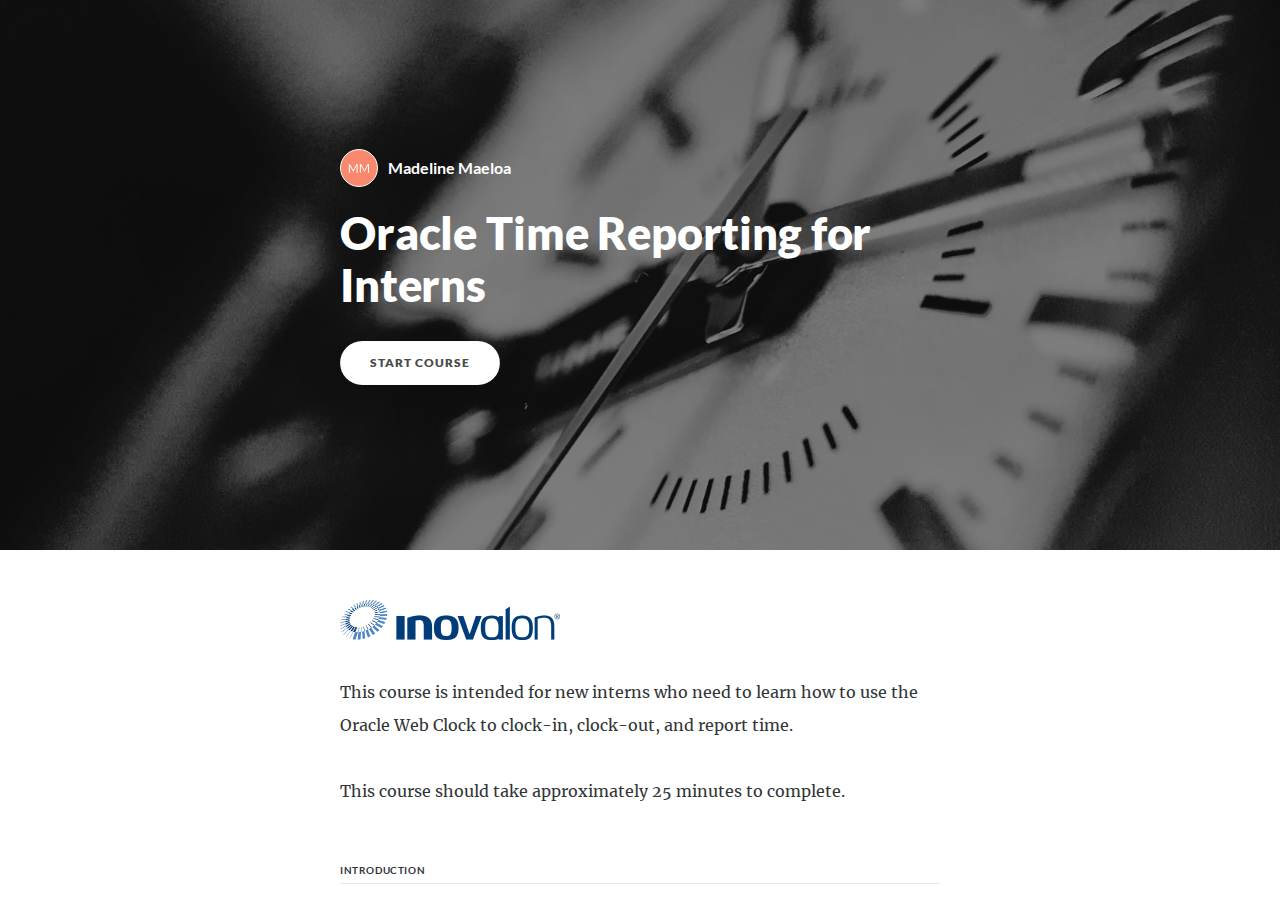
<file: index.html>
<!DOCTYPE html>
<html lang="en" class="">
  <head>
    <meta http-equiv="X-UA-Compatible" content="IE=edge,chrome=1">
    <meta name="viewport" content="width=device-width, initial-scale=1">
    <meta charset="utf-8">

    <title>Oracle Time Reporting for Interns</title>

    <link type="text/css" rel="stylesheet" href="lib/icomoon.css">
    <link type="text/css" rel="stylesheet" href="lib/main.bundle.css">
    <script type="text/javascript" src="lib/player-0.0.11.min.js"></script>
    <script type="text/javascript" src="lib/lzwcompress.js"></script>

    <!-- Resize Hack -->
    <script type="text/javascript">
      window.resizeTo(screen.width, screen.height);
    </script>
    
    <!--[if lt IE 9]>
    <script src="//html5shiv.googlecode.com/svn/trunk/html5.js"></script>
    <![endif]-->
  </head>
  <body>
    <style>
      .brand--head, .brand--head *   { font-family: 'Lato' !important; }
      .brand--body, .brand--body *   { font-family: 'Merriweather' !important; }
      .brand--lhead, .brand--lhead * { font-family: 'Lato' !important; }
      .brand--lbody, .brand--lbody * { font-family: 'Merriweather' !important; }
      .brand--ui, .brand--ui *       { font-family: 'Lato' !important; }

      .brand--beforeHead:before { font-family: 'Lato' !important; }
      .brand--afterHead:after { font-family: 'Lato' !important; }

      .brand--background        { background-color: #003D79 !important; }
      .brand--background-all *  { background-color: #003D79 !important; }
      .brand--border            { border-color: #003D79 !important; }
      .brand--color             { color: #003D79 !important; }
      .brand--color-all *       { color: #003D79 !important; }
      .brand--shadow            { box-shadow: 0 0 0 0.2rem #003D79 !important; }
      .brand--shadow-all *      { box-shadow: 0 0 0 0.2rem #003D79 !important; }
      .brand--fill              { fill: #003D79 !important; }
      .brand--stroke            { stroke: #003D79 !important; }

      .brand--beforeBackground:before { background-color: #003D79 !important; }
      .brand--beforeBorder:before     { border-color: #003D79 !important; }
      .brand--beforeColor:before      { color: #003D79 !important; }

      .brand--afterBackground:after { background-color: #003D79 !important; }
      .brand--afterBorder:after     { border-color: #003D79 !important; }
      .brand--afterColor:after      { color: #003D79 !important; }

      /* should be applied to containers where links
         need to appear in brand color */
      .brand--linkColor a { color: #003D79 !important; }

      /* should be applied to containers where links
         need to change to brand color on hover */
      .brand--linkColorHover a:hover { color: #003D79 !important; }

      /* should be applied to any single element that
         needs to change color on hover */
      .brand--hoverColor:hover { color: #003D79 !important; }

      /* TODO: probably need a way to create a 5-10% darker/lighter color */
      .brand--linkColor a:hover,
      .button.brand--background:hover { opacity: .65 !important; }

      @media (min-width: 47.9375em) { /* 768px */
        .brand--min768--background { background-color: #003D79 !important; }
        .brand--min768--border     { border-color: #003D79 !important; }
        .brand--min768--color      { color: #003D79 !important; }
      }

      @media (max-width: 47.9375em) { /* 768px */
        .brand--max768--background { background-color: #003D79 !important; }
        .brand--max768--border     { border-color: #003D79 !important; }
        .brand--max768--color      { color: #003D79 !important; }
      }
    </style>
    <div id="app"></div>
    <script type="text/javascript">
  (function(root) {
    window.labelSet = {"id":"b04d31LiY3Ml1QGVW4YzKVWb","author":"aid|c5619d55-7f1c-4ca6-bf84-496a6c4b399b","name":"English","defaultId":1,"defaultSet":true,"labels":{"result":"result","search":"search","results":"results","quizNext":"NEXT","tabGroup":"Tab","codeGroup":"Code","noResults":"No results for","noteGroup":"Note","quizScore":"Your score","quizStart":"START QUIZ","courseExit":"EXIT COURSE","courseHome":"Home","lessonName":"Lesson","quizSubmit":"SUBMIT","quoteGroup":"Quote","salutation":"👋 Bye!","buttonGroup":"Button","courseStart":"START COURSE","embedViewOn":"VIEW ON","exitMessage":"You may now leave this page.","quizCorrect":"Correct","quizPassing":"PASSING","quizResults":"Quiz Results","courseResume":"RESUME COURSE","processStart":"START","processSwipe":"Swipe to continue","quizContinue":"Continue","quizLandmark":"Quiz","quizQuestion":"Question","courseDetails":"DETAILS","embedReadMore":"Read more","feedbackGroup":"Feedback","quizIncorrect":"Incorrect","quizTakeAgain":"TAKE AGAIN","sortingReplay":"REPLAY","accordionGroup":"Accordion","embedLinkGroup":"Embedded web content","lessonComplete":"COMPLETE","statementGroup":"Statement","storylineGroup":"Storyline","attachmentGroup":"File Attachment","embedPhotoGroup":"Embedded photo","embedVideoGroup":"Embedded video","playButtonLabel":"Play","processComplete":"Complete","processLandmark":"Process","processNextStep":"NEXT STEP","processStepName":"Step","seekSliderLabel":"Seek","sortingLandmark":"Sorting Activity","audioPlayerGroup":"Audio player. You can use the space bar to toggle playback and arrow keys to scrub.","buttonStackGroup":"Button stack","embedPlayerGroup":"Embedded media player","lessonRestricted":"Lessons must be completed in order","pauseButtonLabel":"Pause","scenarioComplete":"Scenario Complete!","scenarioContinue":"CONTINUE","scenarioTryAgain":"TRY AGAIN","textOnImageGroup":"Text on image","timelineLandmark":"Timeline","urlEmbedLandmark":"URL/Embed","videoPlayerGroup":"Video player. You can use the space bar to toggle playback and arrow keys to scrub.","blocksClickToFlip":"Click to flip","blocksPreposition":"of","bulletedListGroup":"Bulleted list","checkboxListGroup":"Checkbox list","imageAndTextGroup":"Image and text","imageGalleryGroup":"Image gallery","lessonPreposition":"of","numberedListGroup":"Numbered list","processLessonName":"Lesson","processStartAgain":"START AGAIN","scenarioStartOver":"START OVER","courseSkipToLesson":"SKIP TO LESSON","flashcardBackLabel":"Flashcard back","flashcardGridGroup":"Flashcard grid","nextFlashCardLabel":"Next flashcard","flashcardFrontLabel":"Flashcard front","flashcardStackGroup":"Flashcard stack","knowledgeCheckGroup":"Knowledge check","sortingCardsCorrect":"Cards Correct","hamburgerButtonLabel":"Course Overview Sidebar","lessonHeaderLandmark":"Lesson Header","numberedDividerGroup":"Numbered divider","lessonContentLandmark":"Lesson Content","lessonSidebarLandmark":"Lesson Sidebar","quizAnswerPlaceholder":"Type your answer here","labeledGraphicLandmark":"Labeled Graphic","previousFlashCardLabel":"Previous flashcard","processStepPreposition":"of","overviewPageTitleSuffix":"Overview","quizAcceptableResponses":"Acceptable responses","quizRequirePassingScore":"Must pass quiz before continuing","timelineCardGroupPrefix":"Timeline Card","labeledGraphicBubbleLabel":"Labeled graphic bubble","labeledGraphicMarkerLabel":"Labeled graphic marker","labeledGraphicNextMarkerLabel":"Next marker","labeledGraphicPreviousMarkerLabel":"Previous marker","a11yRegionMainLesson":"Lesson content","a11yRegionMainOverview":"Course overview","a11yRegionNavLesson":"Navigation menu","a11yRegionNavOverview":"Table of contents"},"deleted":false,"createdAt":"2022-06-13T17:21:23.147Z","updatedAt":"2022-06-13T17:21:23.147Z","iso639Code":"en","transferredAt":null};
    window.courseData = "[base64]/[base64]/[base64]";
    window.partnerContent = [];

    function isExport() {
      return true;
    }

    function resolvePath(path) {
      return ('assets/').concat(path);
    }

    function resolveFontPath(font) {
      return ('lib/fonts/').concat(font.key.split('/').reverse()[0]);
    }

    root.Runtime = {
      isExport: isExport,
      resolvePath: resolvePath,
      resolveFontPath: resolveFontPath
    };
  }(window));
</script>

    
    <script src="lib/main.bundle.js"></script>
    
  </body>
</html>
</file>
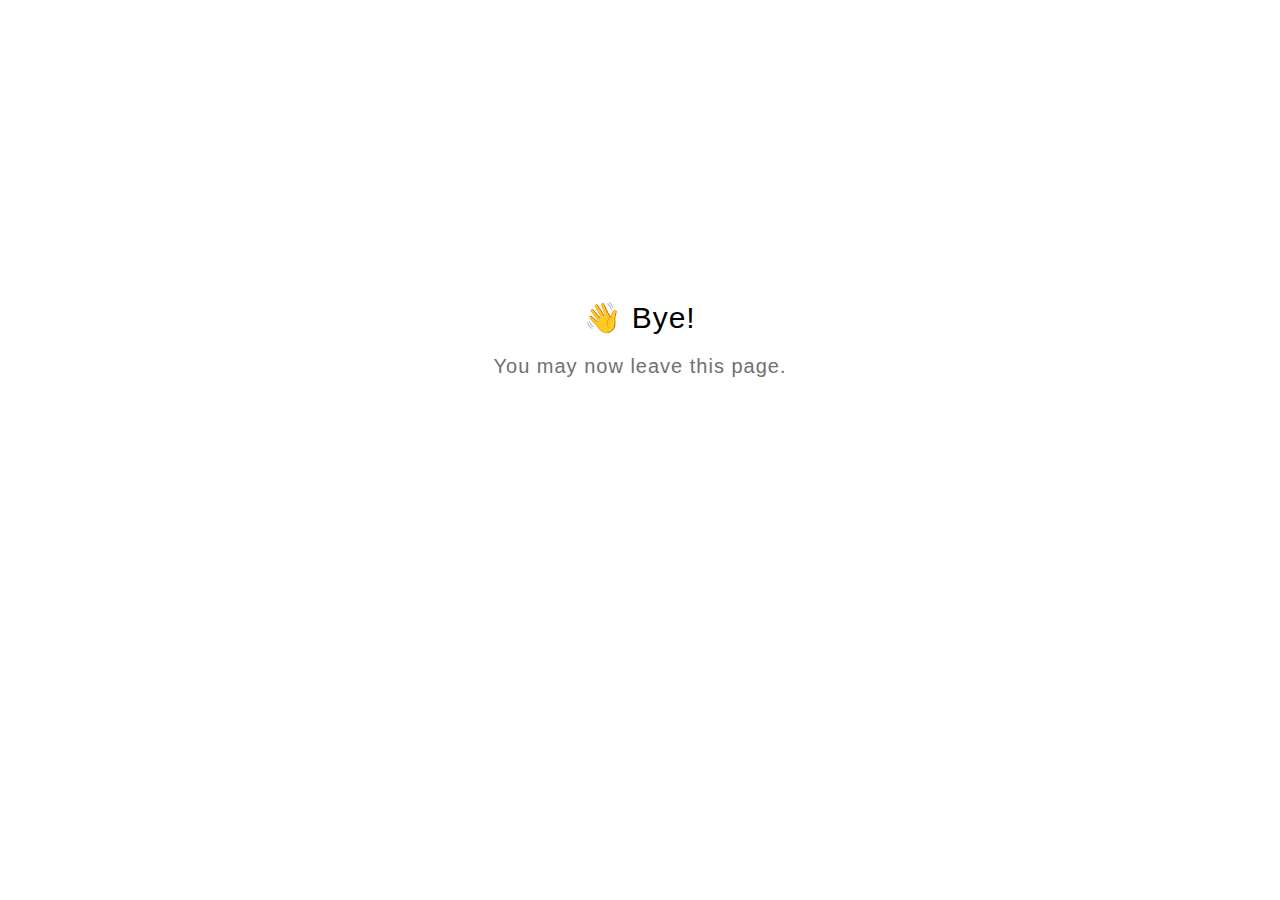
<file: goodbye.html>
<html>
  <head>
    <meta charset="utf-8" lang="en">
    <style>
      html {
        font-size: 20px;
        font-family: 'lato', sans-serif;
        font-weight: lighter;
        letter-spacing: 0.05rem;
      }

      .goodbye-container {
        text-align: center;
        margin-top: 15rem;
      }

      .bye-message {
        font-size: 1.5rem;
      }

      .exit-text {
        color: #707070;
        margin-top: 1rem;
      }
    </style>
  </head>
  <body>
    <div class="goodbye-container">
      <div class="bye-message">👋 Bye!</div>
      <div class="exit-text">You may now leave this page.</div>
    </div>
  </body>
</html>
</file>
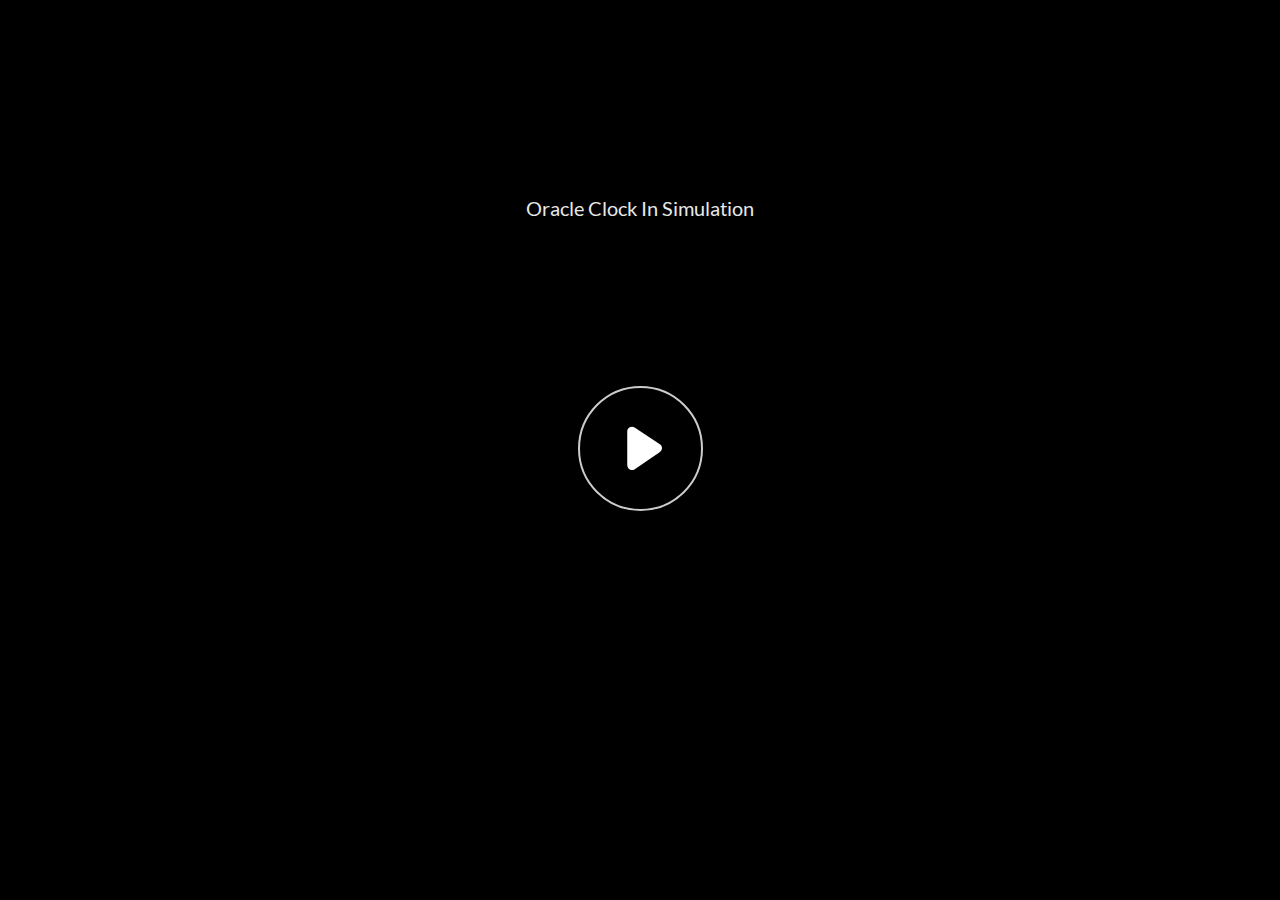
<file: assets/FipLMIpYCUi-eAct/story.html>
<!doctype html>
<html lang="en-US">
<head>
  <meta charset="utf-8">
  <!-- Created using Storyline 360 - http://www.articulate.com  -->
  <!-- version: 3.64.27845.0 -->
  <title>Oracle Clock In Simulation</title>
  <meta http-equiv="x-ua-compatible" content="IE=edge"/>
  <meta name="viewport" content="width=device-width,initial-scale=1,user-scalable=no,shrink-to-fit=no,minimal-ui"/>
  <meta name="apple-mobile-web-app-capable" content="yes"/>
  <style>
    html, body { height: 100%; padding: 0; margin: 0 }
    #app { height: 100%; width: 100%; }
  </style>
  
  <script>window.THREE = { };</script>
<meta name="robots" content="noindex, nofollow"></head>
<body style="background: #282828" class="cs-HTML theme-unified">
<script src="player-interface.js"></script>
  <script>!function(e){var i=/iPhone/i,o=/iPod/i,n=/iPad/i,t=/(?=.*\bAndroid\b)(?=.*\bMobile\b)/i,d=/Android/i,s=/(?=.*\bAndroid\b)(?=.*\bSD4930UR\b)/i,b=/(?=.*\bAndroid\b)(?=.*\b(?:KFOT|KFTT|KFJWI|KFJWA|KFSOWI|KFTHWI|KFTHWA|KFAPWI|KFAPWA|KFARWI|KFASWI|KFSAWI|KFSAWA)\b)/i,r=/IEMobile/i,h=/(?=.*\bWindows\b)(?=.*\bARM\b)/i,a=/BlackBerry/i,l=/BB10/i,p=/Opera Mini/i,f=/(CriOS|Chrome)(?=.*\bMobile\b)/i,u=/(?=.*\bFirefox\b)(?=.*\bMobile\b)/i,c=new RegExp("(?:Nexus 7|BNTV250|Kindle Fire|Silk|GT-P1000)","i"),w=function(e,i){return e.test(i)},A=function(e){var A=e||navigator.userAgent,v=A.split("[FBAN");if(void 0!==v[1]&&(A=v[0]),this.apple={phone:w(i,A),ipod:w(o,A),tablet:!w(i,A)&&w(n,A),device:w(i,A)||w(o,A)||w(n,A)},this.amazon={phone:w(s,A),tablet:!w(s,A)&&w(b,A),device:w(s,A)||w(b,A)},this.android={phone:w(s,A)||w(t,A),tablet:!w(s,A)&&!w(t,A)&&(w(b,A)||w(d,A)),device:w(s,A)||w(b,A)||w(t,A)||w(d,A)},this.windows={phone:w(r,A),tablet:w(h,A),device:w(r,A)||w(h,A)},this.other={blackberry:w(a,A),blackberry10:w(l,A),opera:w(p,A),firefox:w(u,A),chrome:w(f,A),device:w(a,A)||w(l,A)||w(p,A)||w(u,A)||w(f,A)},this.seven_inch=w(c,A),this.any=this.apple.device||this.android.device||this.windows.device||this.other.device||this.seven_inch,this.phone=this.apple.phone||this.android.phone||this.windows.phone,this.tablet=this.apple.tablet||this.android.tablet||this.windows.tablet,"undefined"==typeof window)return this},v=function(){var e=new A;return e.Class=A,e};"undefined"!=typeof module&&module.exports&&"undefined"==typeof window?module.exports=A:"undefined"!=typeof module&&module.exports&&"undefined"!=typeof window?module.exports=v():"function"==typeof define&&define.amd?define("isMobile",[],e.isMobile=v()):e.isMobile=v()}(this);
    window.isMobile.apple.tablet = window.isMobile.apple.tablet ||
      (navigator.platform === 'MacIntel' && navigator.maxTouchPoints > 1);
    window.isMobile.apple.device = window.isMobile.apple.device || window.isMobile.apple.tablet;
    window.isMobile.tablet = window.isMobile.tablet || window.isMobile.apple.tablet;
    window.isMobile.any = window.isMobile.any || window.isMobile.apple.tablet;
  </script>

  <div id="focus-sink" tabindex="-1"></div>

  <div id="preso"></div>
  <script>
    window.DS = {};
    window.globals = {
      DATA_PATH_BASE: '',
      HAS_FRAME: true,
      HAS_SLIDE: true,

      lmsPresent: false,
      tinCanPresent: false,
      cmi5Present: false,
      aoSupport: false,
      scale: 'noscale',
      captureRc: false,
      browserSize: 'optimal',
      bgColor: '#282828',
      features: 'InsertSvgPicture,MultipleQuizTracking,QuestionCorrectVariable',
      themeName: 'unified',
      preloaderColor: '#FFFFFF',
      suppressAnalytics: false,
      productChannel: 'stable',
      publishSource: 'storyline',
      aid: 'aid|c5619d55-7f1c-4ca6-bf84-496a6c4b399b',
      cid: '21f02163-ec66-4ad8-bf65-ce7d5b8b6d00',
      playerVersion: '3.64.27845.0',
      publishTimestamp: '2022-07-12T20:53:54.9720504Z',
      maxIosVideoElements: 10,

      
      parseParams: function(qs) {
        if (window.globals.parsedParams != null) {
          return window.globals.parsedParams;
        }
        qs = (qs || window.location.search.substr(1)).split('+').join(' ');
        var params = {},
            tokens,
            re = /[?&]?([^=]+)=([^&]*)/g;

        while (tokens = re.exec(qs)) {
          params[decodeURIComponent(tokens[1]).trim()] =
            decodeURIComponent(tokens[2]).trim();
        }
        window.globals.parsedParams = params;
        return params;
      }

    };

    (function() {

      var classTypes = [ 'desktop', 'mobile', 'phone', 'tablet' ];

      var addDeviceClasses = function(prefix, testObj) {
        var curr, i;
        for (i = 0; i < classTypes.length; i++) {
          curr = classTypes[i];
          if (testObj[curr]) {
            document.body.classList.add(prefix + curr);
          }
        }
      };

      var params = window.globals.parseParams(),
          isDevicePreview = params.devicepreview === '1',
          isPhoneOverride = params.deviceType === 'phone' || (isDevicePreview && params.phone == '1'),
          isTabletOverride = (params.deviceType === 'tablet' || isDevicePreview) && !isPhoneOverride,
          isMobileOverride = isPhoneOverride || isTabletOverride;

      var deviceView = {
        desktop: !window.isMobile.any && !isMobileOverride,
        mobile: window.isMobile.any || isMobileOverride,
        phone: isPhoneOverride || (window.isMobile.phone && !isTabletOverride),
        tablet: isTabletOverride || window.isMobile.tablet
      };

      window.globals.deviceView = deviceView;
      window.isMobile.desktop = !window.isMobile.any;
      window.isMobile.mobile = window.isMobile.any;

      addDeviceClasses('view-', deviceView);

    })();
  </script>
  
  <script src='story_content/user.js' type=text/javascript></script>
  <div class="slide-loader"></div>

  <script>
    var doc = document, loader = doc.body.querySelector('.slide-loader'); [ 1, 2, 3 ].forEach(function(n) { var d = doc.createElement('div'); d.style.backgroundColor = window.globals.preloaderColor; d.classList.add('mobile-loader-dot'); d.classList.add('dot' + n); loader.appendChild(d); });
  </script>

  <div class="mobile-load-title-overlay" style="display: none">
    <div class="mobile-load-title">Oracle Clock In Simulation</div>
  </div>

  <div class="mobile-chrome-warning"></div>

  <script>
    
    if (window.autoSpider && window.vInterfaceObject) {
      document.querySelector('.mobile-load-title-overlay').style.display = 'none';
    }
  </script>

  

  <link rel="stylesheet" href="html5/data/css/output.min.css" data-noprefix/>
</body>
<script src="html5/lib/scripts/bootstrapper.min.js"></script>
</html>
</file>
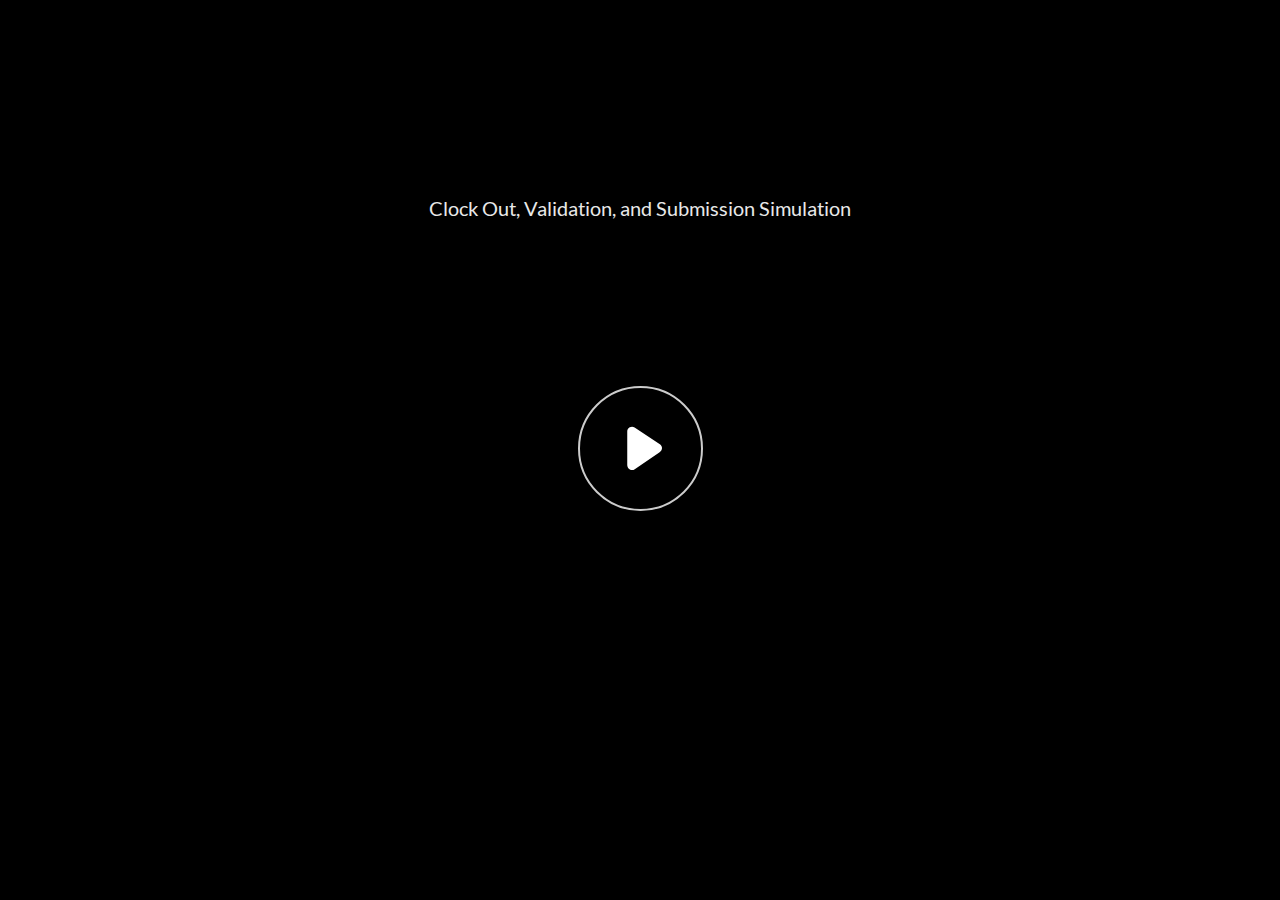
<file: assets/lu8K736UpcJh5x9E/story.html>
<!doctype html>
<html lang="en-US">
<head>
  <meta charset="utf-8">
  <!-- Created using Storyline 360 - http://www.articulate.com  -->
  <!-- version: 3.64.27845.0 -->
  <title>Clock Out, Validation, and Submission Simulation</title>
  <meta http-equiv="x-ua-compatible" content="IE=edge"/>
  <meta name="viewport" content="width=device-width,initial-scale=1,user-scalable=no,shrink-to-fit=no,minimal-ui"/>
  <meta name="apple-mobile-web-app-capable" content="yes"/>
  <style>
    html, body { height: 100%; padding: 0; margin: 0 }
    #app { height: 100%; width: 100%; }
  </style>
  
  <script>window.THREE = { };</script>
<meta name="robots" content="noindex, nofollow"></head>
<body style="background: #282828" class="cs-HTML theme-unified">
<script src="player-interface.js"></script>
  <script>!function(e){var i=/iPhone/i,o=/iPod/i,n=/iPad/i,t=/(?=.*\bAndroid\b)(?=.*\bMobile\b)/i,d=/Android/i,s=/(?=.*\bAndroid\b)(?=.*\bSD4930UR\b)/i,b=/(?=.*\bAndroid\b)(?=.*\b(?:KFOT|KFTT|KFJWI|KFJWA|KFSOWI|KFTHWI|KFTHWA|KFAPWI|KFAPWA|KFARWI|KFASWI|KFSAWI|KFSAWA)\b)/i,r=/IEMobile/i,h=/(?=.*\bWindows\b)(?=.*\bARM\b)/i,a=/BlackBerry/i,l=/BB10/i,p=/Opera Mini/i,f=/(CriOS|Chrome)(?=.*\bMobile\b)/i,u=/(?=.*\bFirefox\b)(?=.*\bMobile\b)/i,c=new RegExp("(?:Nexus 7|BNTV250|Kindle Fire|Silk|GT-P1000)","i"),w=function(e,i){return e.test(i)},A=function(e){var A=e||navigator.userAgent,v=A.split("[FBAN");if(void 0!==v[1]&&(A=v[0]),this.apple={phone:w(i,A),ipod:w(o,A),tablet:!w(i,A)&&w(n,A),device:w(i,A)||w(o,A)||w(n,A)},this.amazon={phone:w(s,A),tablet:!w(s,A)&&w(b,A),device:w(s,A)||w(b,A)},this.android={phone:w(s,A)||w(t,A),tablet:!w(s,A)&&!w(t,A)&&(w(b,A)||w(d,A)),device:w(s,A)||w(b,A)||w(t,A)||w(d,A)},this.windows={phone:w(r,A),tablet:w(h,A),device:w(r,A)||w(h,A)},this.other={blackberry:w(a,A),blackberry10:w(l,A),opera:w(p,A),firefox:w(u,A),chrome:w(f,A),device:w(a,A)||w(l,A)||w(p,A)||w(u,A)||w(f,A)},this.seven_inch=w(c,A),this.any=this.apple.device||this.android.device||this.windows.device||this.other.device||this.seven_inch,this.phone=this.apple.phone||this.android.phone||this.windows.phone,this.tablet=this.apple.tablet||this.android.tablet||this.windows.tablet,"undefined"==typeof window)return this},v=function(){var e=new A;return e.Class=A,e};"undefined"!=typeof module&&module.exports&&"undefined"==typeof window?module.exports=A:"undefined"!=typeof module&&module.exports&&"undefined"!=typeof window?module.exports=v():"function"==typeof define&&define.amd?define("isMobile",[],e.isMobile=v()):e.isMobile=v()}(this);
    window.isMobile.apple.tablet = window.isMobile.apple.tablet ||
      (navigator.platform === 'MacIntel' && navigator.maxTouchPoints > 1);
    window.isMobile.apple.device = window.isMobile.apple.device || window.isMobile.apple.tablet;
    window.isMobile.tablet = window.isMobile.tablet || window.isMobile.apple.tablet;
    window.isMobile.any = window.isMobile.any || window.isMobile.apple.tablet;
  </script>

  <div id="focus-sink" tabindex="-1"></div>

  <div id="preso"></div>
  <script>
    window.DS = {};
    window.globals = {
      DATA_PATH_BASE: '',
      HAS_FRAME: true,
      HAS_SLIDE: true,

      lmsPresent: false,
      tinCanPresent: false,
      cmi5Present: false,
      aoSupport: false,
      scale: 'noscale',
      captureRc: false,
      browserSize: 'optimal',
      bgColor: '#282828',
      features: 'InsertSvgPicture,MultipleQuizTracking,QuestionCorrectVariable',
      themeName: 'unified',
      preloaderColor: '#FFFFFF',
      suppressAnalytics: false,
      productChannel: 'stable',
      publishSource: 'storyline',
      aid: 'aid|c5619d55-7f1c-4ca6-bf84-496a6c4b399b',
      cid: 'd8e224e1-e9df-483e-ba4a-1e0641a9aa91',
      playerVersion: '3.64.27845.0',
      publishTimestamp: '2022-07-12T20:55:11.4345847Z',
      maxIosVideoElements: 10,

      
      parseParams: function(qs) {
        if (window.globals.parsedParams != null) {
          return window.globals.parsedParams;
        }
        qs = (qs || window.location.search.substr(1)).split('+').join(' ');
        var params = {},
            tokens,
            re = /[?&]?([^=]+)=([^&]*)/g;

        while (tokens = re.exec(qs)) {
          params[decodeURIComponent(tokens[1]).trim()] =
            decodeURIComponent(tokens[2]).trim();
        }
        window.globals.parsedParams = params;
        return params;
      }

    };

    (function() {

      var classTypes = [ 'desktop', 'mobile', 'phone', 'tablet' ];

      var addDeviceClasses = function(prefix, testObj) {
        var curr, i;
        for (i = 0; i < classTypes.length; i++) {
          curr = classTypes[i];
          if (testObj[curr]) {
            document.body.classList.add(prefix + curr);
          }
        }
      };

      var params = window.globals.parseParams(),
          isDevicePreview = params.devicepreview === '1',
          isPhoneOverride = params.deviceType === 'phone' || (isDevicePreview && params.phone == '1'),
          isTabletOverride = (params.deviceType === 'tablet' || isDevicePreview) && !isPhoneOverride,
          isMobileOverride = isPhoneOverride || isTabletOverride;

      var deviceView = {
        desktop: !window.isMobile.any && !isMobileOverride,
        mobile: window.isMobile.any || isMobileOverride,
        phone: isPhoneOverride || (window.isMobile.phone && !isTabletOverride),
        tablet: isTabletOverride || window.isMobile.tablet
      };

      window.globals.deviceView = deviceView;
      window.isMobile.desktop = !window.isMobile.any;
      window.isMobile.mobile = window.isMobile.any;

      addDeviceClasses('view-', deviceView);

    })();
  </script>
  
  <script src='story_content/user.js' type=text/javascript></script>
  <div class="slide-loader"></div>

  <script>
    var doc = document, loader = doc.body.querySelector('.slide-loader'); [ 1, 2, 3 ].forEach(function(n) { var d = doc.createElement('div'); d.style.backgroundColor = window.globals.preloaderColor; d.classList.add('mobile-loader-dot'); d.classList.add('dot' + n); loader.appendChild(d); });
  </script>

  <div class="mobile-load-title-overlay" style="display: none">
    <div class="mobile-load-title">Clock Out, Validation, and Submission Simulation</div>
  </div>

  <div class="mobile-chrome-warning"></div>

  <script>
    
    if (window.autoSpider && window.vInterfaceObject) {
      document.querySelector('.mobile-load-title-overlay').style.display = 'none';
    }
  </script>

  

  <link rel="stylesheet" href="html5/data/css/output.min.css" data-noprefix/>
</body>
<script src="html5/lib/scripts/bootstrapper.min.js"></script>
</html>
</file>
<file: lib/icomoon.css>
@font-face {
	font-family: 'icomoon';
	src:  url('fonts/icomoon.ttf') format('truetype'),
				url('fonts/icomoon.woff') format('woff');
	font-weight: normal;
	font-style: normal;
}

[class^="icon-"], [class*=" icon-"] {
	/* use !important to prevent issues with browser extensions that change fonts */
	font-family: 'icomoon' !important;
	speak: none;
	font-style: normal;
	font-weight: normal;
	font-variant: normal;
	text-transform: none;
	line-height: 1;

	/* Better Font Rendering =========== */
	-webkit-font-smoothing: antialiased;
	-moz-osx-font-smoothing: grayscale;
}

.icon-edit-author-name:before {
	content: "\e976";
}
.icon-lock:before {
	content: "\e977";
}
.icon-checkmark-valid:before {
	content: "\e95d";
}
.icon-close-media-panel:before {
	content: "\e95e";
}
.icon-trash4:before {
	content: "\e95f";
}
.icon-x-invalid-url:before {
	content: "\e960";
}
.icon-attach2:before {
	content: "\e961";
}
.icon-bold:before {
	content: "\e962";
}
.icon-fontcolor:before {
	content: "\e963";
}
.icon-fontsize:before {
	content: "\e964";
}
.icon-italic:before {
	content: "\e965";
}
.icon-link:before {
	content: "\e966";
}
.icon-orderedlist:before {
	content: "\e967";
}
.icon-quote:before {
	content: "\e968";
}
.icon-unorderedlist:before {
	content: "\e969";
}
.icon-feedback:before {
	content: "\e910";
}
.icon-review:before {
	content: "\e911";
}
.icon-customizable:before {
	content: "\e908";
}
.icon-design:before {
	content: "\e909";
}
.icon-interactions:before {
	content: "\e90a";
}
.icon-questions:before {
	content: "\e90b";
}
.icon-scenarios2:before {
	content: "\e90c";
}
.icon-slides:before {
	content: "\e90d";
}
.icon-desktop:before {
	content: "\e902";
}
.icon-expressions:before {
	content: "\e903";
}
.icon-poses:before {
	content: "\e904";
}
.icon-retina:before {
	content: "\e905";
}
.icon-scenarios:before {
	content: "\e906";
}
.icon-transparency:before {
	content: "\e907";
}
.icon-Master-01:before {
	content: "\e934";
}
.icon-Master-02:before {
	content: "\e93a";
}
.icon-Master-03:before {
	content: "\e939";
}
.icon-Master-04:before {
	content: "\e936";
}
.icon-Master-05:before {
	content: "\e93b";
}
.icon-Master-06:before {
	content: "\e935";
}
.icon-Master-07:before {
	content: "\e937";
}
.icon-Master-08:before {
	content: "\e938";
}
.icon-Master-09:before {
	content: "\e922";
}
.icon-Master-10:before {
	content: "\e926";
}
.icon-Master-11:before {
	content: "\e924";
}
.icon-Master-12:before {
	content: "\e928";
}
.icon-Master-13:before {
	content: "\e923";
}
.icon-Master-14:before {
	content: "\e925";
}
.icon-Master-15:before {
	content: "\e929";
}
.icon-Master-16:before {
	content: "\e927";
}
.icon-Master-17:before {
	content: "\e92b";
}
.icon-Master-18:before {
	content: "\e92c";
}
.icon-Master-19:before {
	content: "\e92d";
}
.icon-Master-20:before {
	content: "\e92e";
}
.icon-Master-21:before {
	content: "\e92f";
}
.icon-Master-22:before {
	content: "\e930";
}
.icon-Master-23:before {
	content: "\e931";
}
.icon-Master-24:before {
	content: "\e932";
}
.icon-Master-25:before {
	content: "\e933";
}
.icon-Master-26:before {
	content: "\e92a";
}
.icon-check-circle:before {
	content: "\e803";
}
.icon-trash:before {
	content: "\e804";
}
.icon-rotation:before {
	content: "\e91a";
}
.icon-vector:before {
	content: "\e91b";
}
.icon-mute:before {
	content: "\e90e";
}
.icon-volume:before {
	content: "\e90f";
}
.icon-logo:before {
	content: "\e805";
}
.icon-share:before {
	content: "\e801";
}
.icon-sorting:before {
	content: "\e91c";
}
.icon-more:before {
	content: "\e91d";
}
.icon-copy:before {
	content: "\e951";
}
.icon-clock:before {
	content: "\e915";
}
.icon-quotes-left:before {
	content: "\e918";
}
.icon-list-numbered:before {
	content: "\e916";
}
.icon-list2:before {
	content: "\e917";
}
.icon-plus:before {
	content: "\e60a";
}
.icon-info:before {
	content: "\e974";
}
.icon-cross:before {
	content: "\e913";
}
.icon-checkmark:before {
	content: "\e975";
}
.icon-arrow-up2:before {
	content: "\e959";
}
.icon-arrow-down2:before {
	content: "\e95a";
}
.icon-sort-alpha-asc:before {
	content: "\e912";
}
.icon-rtf:before {
	content: "\e94b";
}
.icon-doc:before {
	content: "\e94a";
}
.icon-pdf:before {
	content: "\e94c";
}
.icon-ppt:before {
	content: "\e94d";
}
.icon-file:before {
	content: "\e94e";
}
.icon-xls:before {
	content: "\e94f";
}
.icon-zip:before {
	content: "\e950";
}
.icon-file-alt:before {
	content: "\e944";
}
.icon-doc-alt:before {
	content: "\e943";
}
.icon-pdf-alt:before {
	content: "\e945";
}
.icon-ppt-alt:before {
	content: "\e946";
}
.icon-rtf-alt:before {
	content: "\e947";
}
.icon-xls-alt:before {
	content: "\e948";
}
.icon-zip-alt:before {
	content: "\e949";
}
.icon-attach:before {
	content: "\e942";
}
.icon-reload:before {
	content: "\e941";
}
.icon-trash2:before {
	content: "\e60d";
}
.icon-arrow-left:before {
	content: "\e608";
}
.icon-arrow-right:before {
	content: "\e609";
}
.icon-check-alt:before {
	content: "\e606";
}
.icon-password-view:before {
	content: "\e972";
}
.icon-password-hide:before {
	content: "\e973";
}
.icon-view-grid:before {
	content: "\e96c";
}
.icon-grid-view:before {
	content: "\e96c";
}
.icon-view-list:before {
	content: "\e96d";
}
.icon-list-view:before {
	content: "\e96d";
}
.icon-blocks:before {
	content: "\e95b";
}
.icon-list3:before {
	content: "\e95c";
}
.icon-export:before {
	content: "\e958";
}
.icon-screencast:before {
	content: "\e957";
}
.icon-cursor:before {
	content: "\e956";
}
.icon-documents:before {
	content: "\e952";
}
.icon-duplicate:before {
	content: "\e952";
}
.icon-trash3:before {
	content: "\e953";
}
.icon-Article:before {
	content: "\e93c";
}
.icon-Interaction:before {
	content: "\e93d";
}
.icon-Quiz:before {
	content: "\e93e";
}
.icon-Video:before {
	content: "\e93f";
}
.icon-trashcan:before {
	content: "\e921";
}
.icon-marker_style:before {
	content: "\e920";
}
.icon-photo:before {
	content: "\e91f";
}
.icon-microphone:before {
	content: "\e91e";
}
.icon-plus2:before {
	content: "\e800";
}
.icon-processing:before {
	content: "\e607";
}
.icon-menu:before {
	content: "\e602";
}
.icon-headset:before {
	content: "\e603";
}
.icon-list:before {
	content: "\e604";
}
.icon-video:before {
	content: "\e605";
}
.icon-mail:before {
	content: "\e954";
}
.icon-remove:before {
	content: "\e955";
}
.icon-up-level-2:before {
	content: "\e96e";
}
.icon-up-level-list-2:before {
	content: "\e96f";
}
.icon-plus-circle:before {
	content: "\e802";
}
.icon-up-level:before {
	content: "\e970";
}
.icon-up-level-list:before {
	content: "\e971";
}
.icon-eye:before {
	content: "\e96b";
}
.icon-tick:before {
	content: "\e900";
}
.icon-check:before {
	content: "\e901";
}
.icon-link-alt:before {
	content: "\e919";
}
.icon-chevron-down:before {
	content: "\e60b";
}
.icon-chevron-up:before {
	content: "\e60c";
}
.icon-chevron-left:before {
	content: "\e600";
}
.icon-chevron:before {
	content: "\e601";
}
.icon-chevron-right:before {
	content: "\e601";
}
.icon-close-small:before {
	content: "\e940";
}
.icon-pie-chart:before {
	content: "\e914";
}
.icon-alert:before {
	content: "\e96a";
}
</file>
